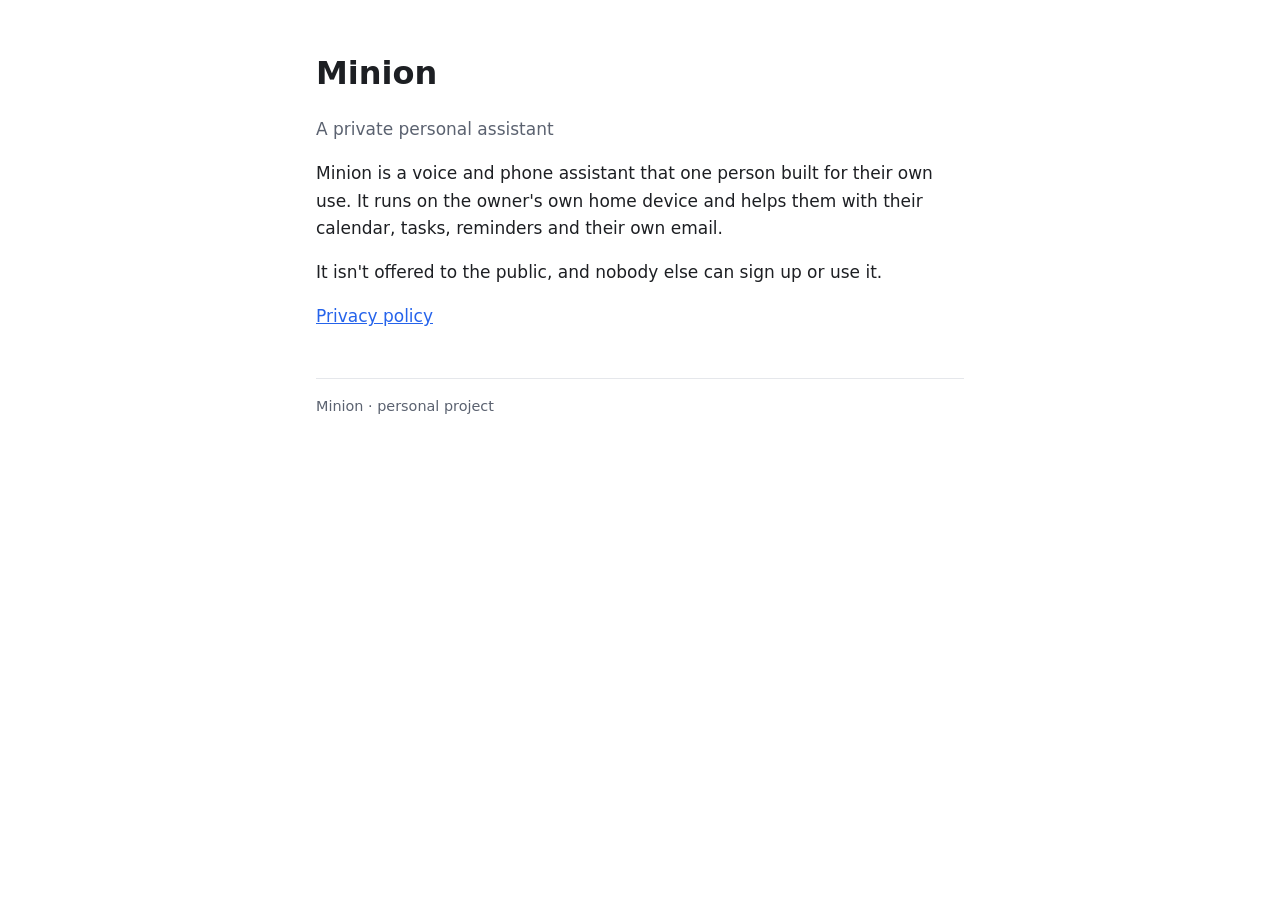
<file: index.html>
<!doctype html>
<html lang="en">
<head>
  <meta charset="utf-8">
  <meta name="viewport" content="width=device-width, initial-scale=1">
  <title>Minion</title>
  <meta name="description" content="Minion is a private, single-user personal assistant.">
  <link rel="stylesheet" href="style.css">
</head>
<body>
  <main>
    <h1>Minion</h1>
    <p class="muted">A private personal assistant</p>
    <p>Minion is a voice and phone assistant that one person built for their own use. It runs on the
      owner's own home device and helps them with their calendar, tasks, reminders and their own email.</p>
    <p>It isn't offered to the public, and nobody else can sign up or use it.</p>
    <p><a href="privacy.html">Privacy policy</a></p>
    <footer>Minion &middot; personal project</footer>
  </main>
</body>
</html>
</file>
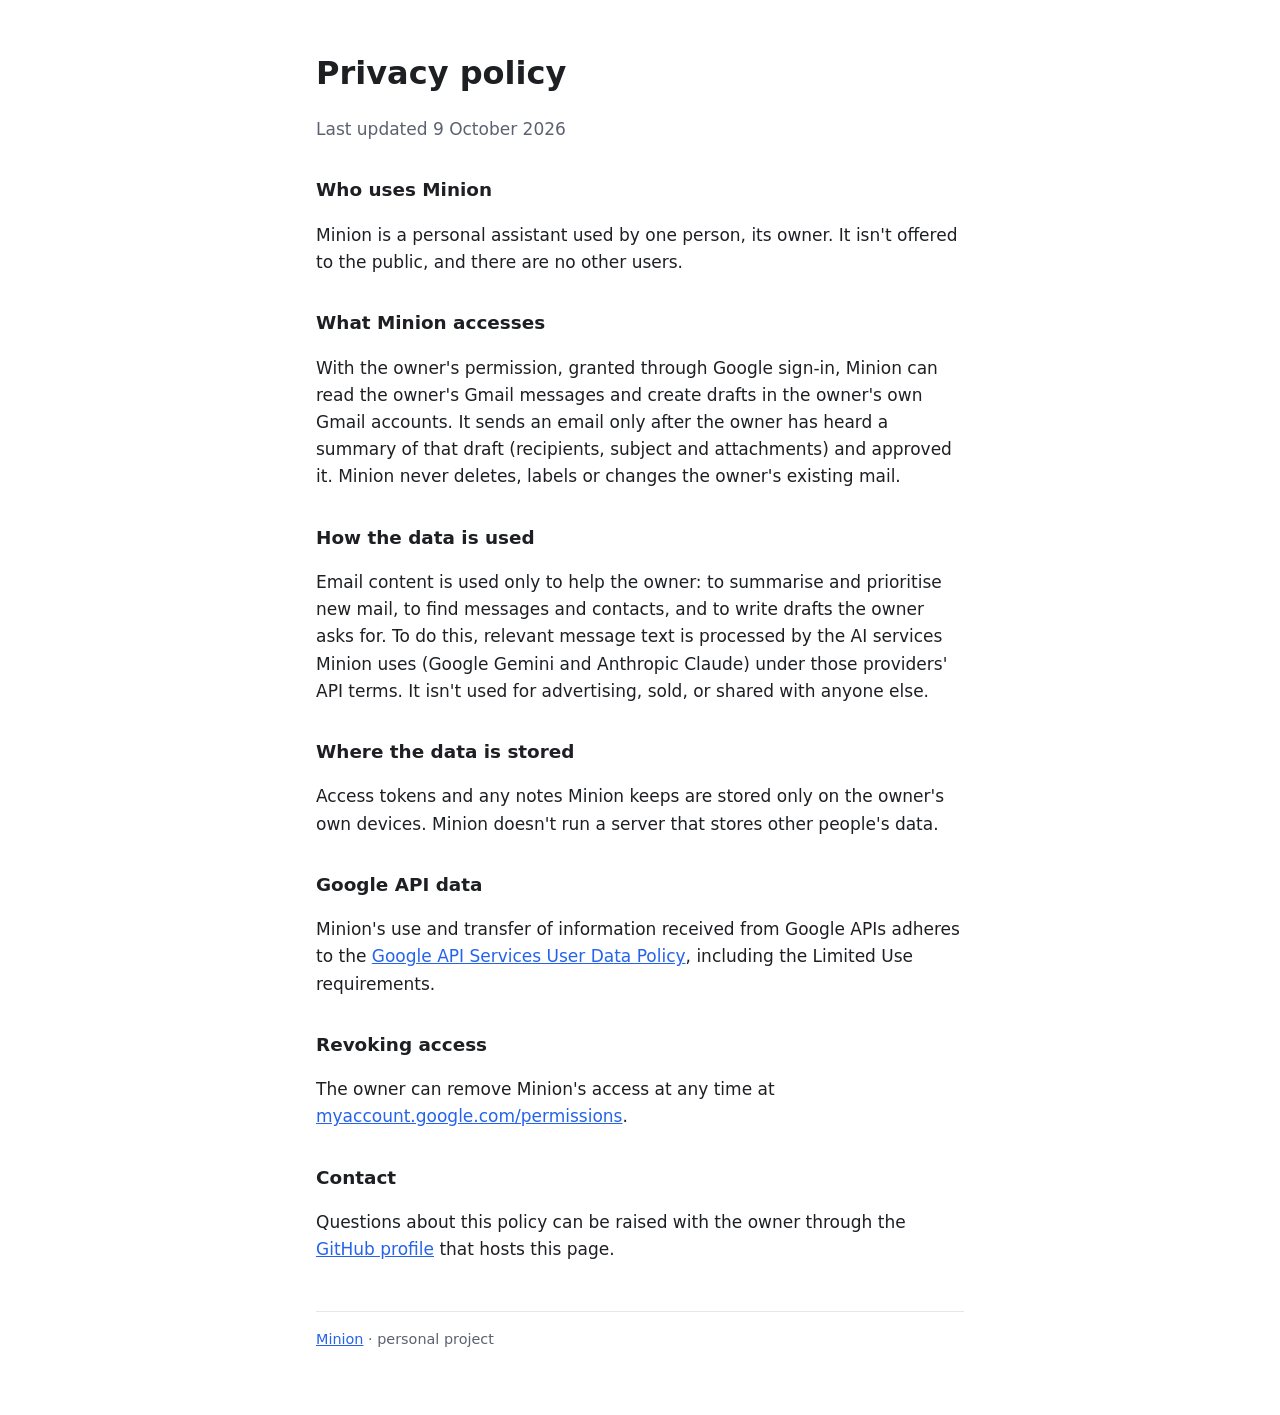
<file: privacy.html>
<!doctype html>
<html lang="en">
<head>
  <meta charset="utf-8">
  <meta name="viewport" content="width=device-width, initial-scale=1">
  <title>Minion Privacy Policy</title>
  <meta name="description" content="How Minion, a private single-user assistant, handles data.">
  <link rel="stylesheet" href="style.css">
</head>
<body>
  <main>
    <h1>Privacy policy</h1>
    <p class="muted">Last updated 9 October 2026</p>

    <h2>Who uses Minion</h2>
    <p>Minion is a personal assistant used by one person, its owner. It isn't offered to the public,
      and there are no other users.</p>

    <h2>What Minion accesses</h2>
    <p>With the owner's permission, granted through Google sign-in, Minion can read the owner's Gmail
      messages and create drafts in the owner's own Gmail accounts. It sends an email only after the
      owner has heard a summary of that draft (recipients, subject and attachments) and approved it.
      Minion never deletes, labels or changes the owner's existing mail.</p>

    <h2>How the data is used</h2>
    <p>Email content is used only to help the owner: to summarise and prioritise new mail, to find
      messages and contacts, and to write drafts the owner asks for. To do this, relevant message text
      is processed by the AI services Minion uses (Google Gemini and Anthropic Claude) under those
      providers' API terms. It isn't used for advertising, sold, or shared with anyone else.</p>

    <h2>Where the data is stored</h2>
    <p>Access tokens and any notes Minion keeps are stored only on the owner's own devices. Minion
      doesn't run a server that stores other people's data.</p>

    <h2>Google API data</h2>
    <p>Minion's use and transfer of information received from Google APIs adheres to the
      <a href="https://developers.google.com/terms/api-services-user-data-policy">Google API Services User
      Data Policy</a>, including the Limited Use requirements.</p>

    <h2>Revoking access</h2>
    <p>The owner can remove Minion's access at any time at
      <a href="https://myaccount.google.com/permissions">myaccount.google.com/permissions</a>.</p>

    <h2>Contact</h2>
    <p>Questions about this policy can be raised with the owner through the
      <a href="https://github.com/NateJ-coder">GitHub profile</a> that hosts this page.</p>

    <footer><a href="index.html">Minion</a> &middot; personal project</footer>
  </main>
</body>
</html>
</file>
<file: style.css>
:root { --bg: #ffffff; --text: #1d1f23; --muted: #5b6270; --accent: #2563eb; --rule: #e5e7eb; }
@media (prefers-color-scheme: dark) { :root { --bg: #0f1115; --text: #e8eaee; --muted: #a0a7b4; --accent: #7aa2ff; --rule: #262a33; } }
* { box-sizing: border-box; }
body { margin: 0; background: var(--bg); color: var(--text); font: 17px/1.6 system-ui, -apple-system, "Segoe UI", sans-serif; }
main { max-width: 680px; margin: 0 auto; padding: 48px 16px 64px; }
h1 { font-size: 2rem; margin: 0 0 4px; }
h2 { font-size: 1.15rem; margin: 32px 0 8px; }
p, li { color: var(--text); }
.muted { color: var(--muted); }
a { color: var(--accent); }
footer { margin-top: 48px; padding-top: 16px; border-top: 1px solid var(--rule); font-size: 0.9rem; color: var(--muted); }
</file>
